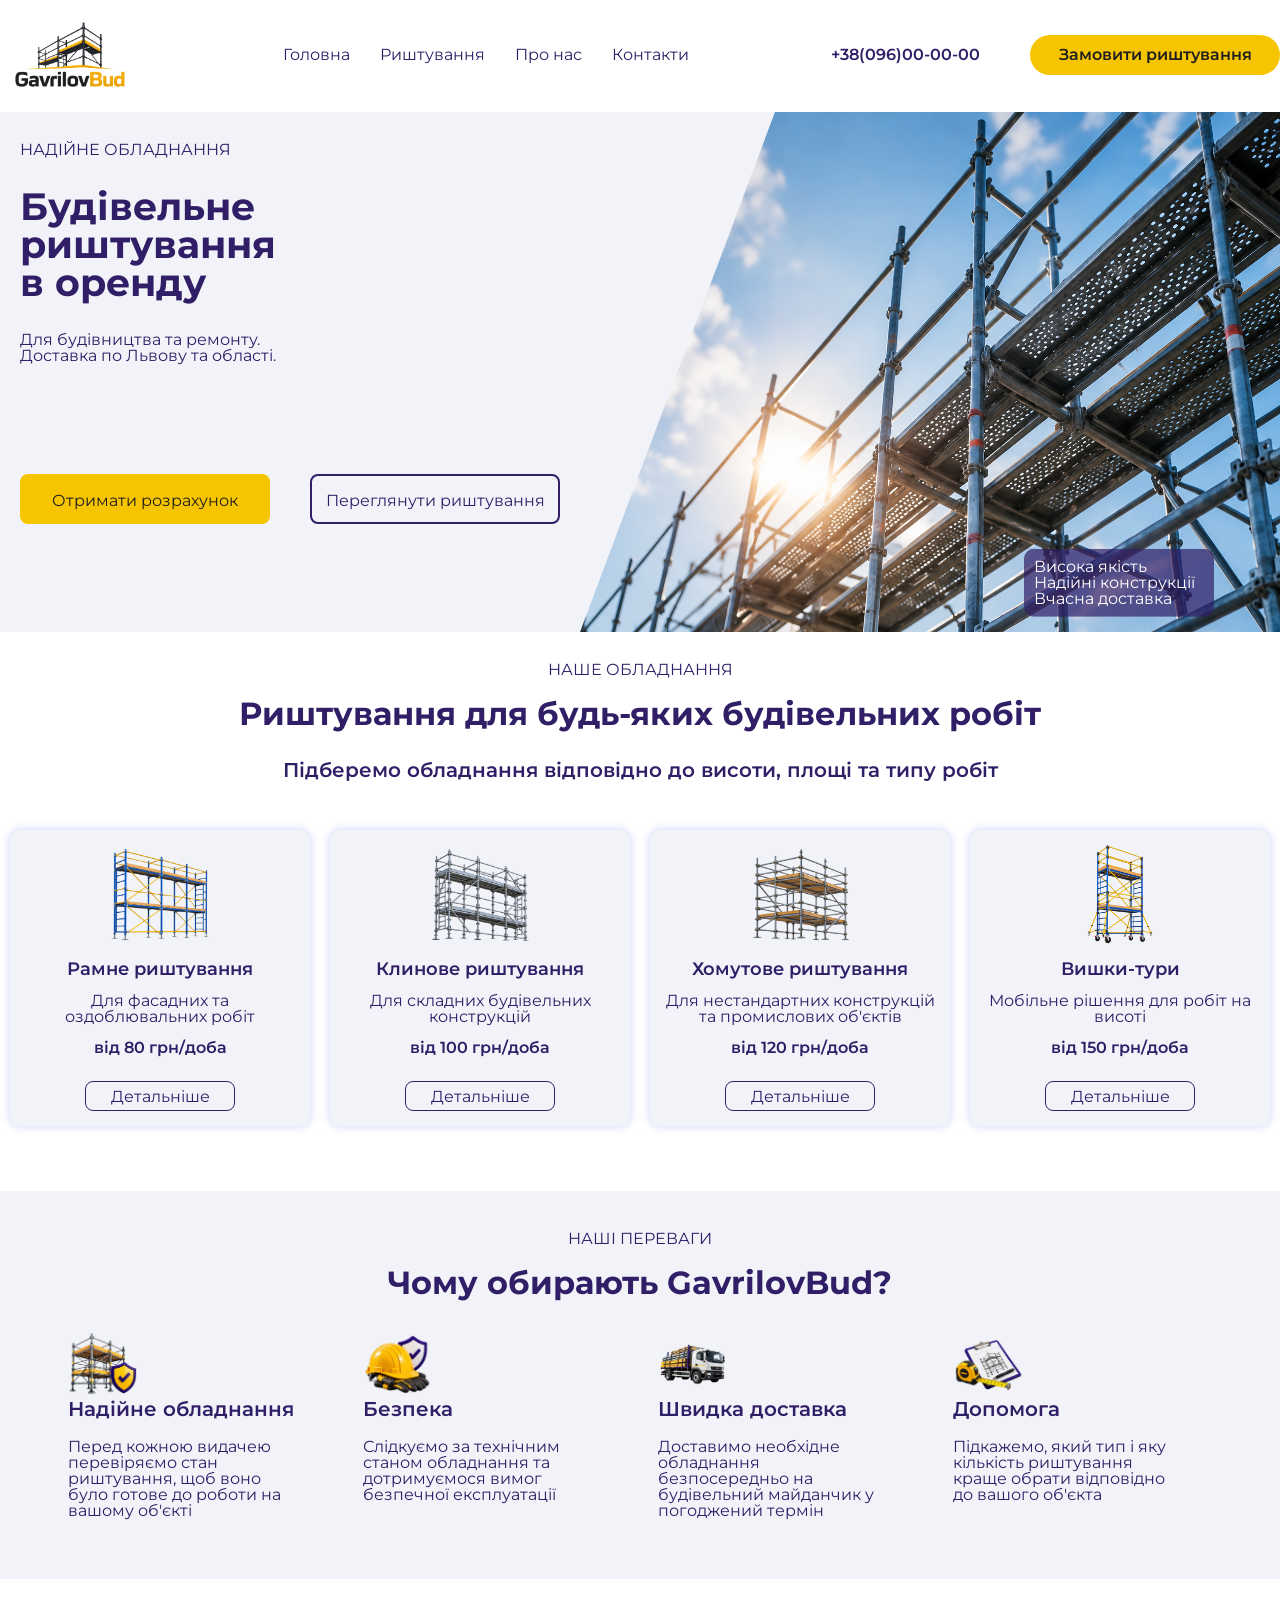
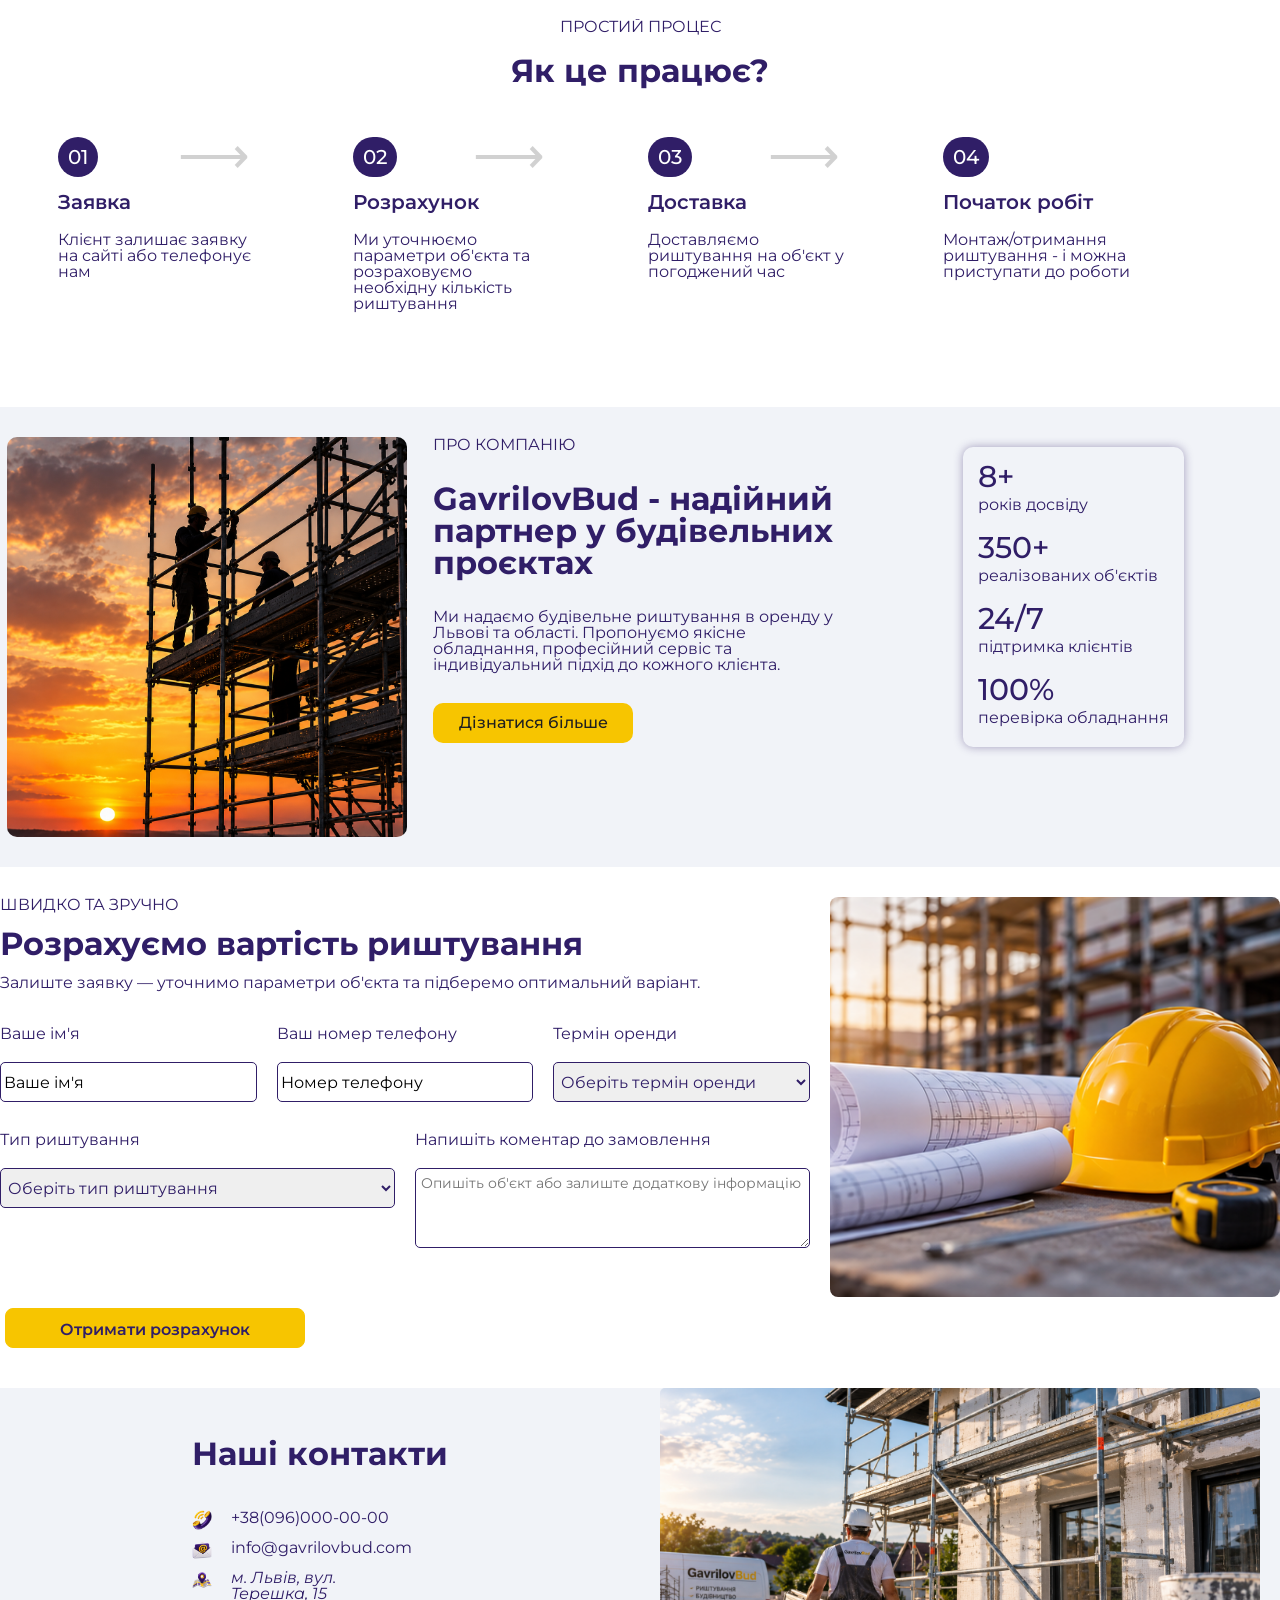
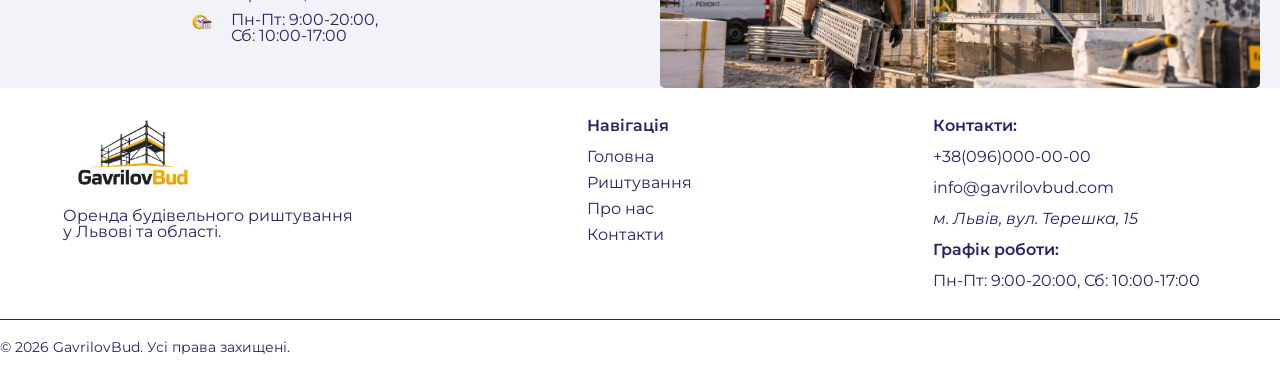
<file: index.html>
<!doctype html>
<html lang="uk">
<head>
	<meta http-equiv="Content-Type" content="text/html; charset=utf-8" />
	<meta name="viewport" content="width=device-width, initial-scale=1.0">
	<meta name="description" content="Оренда будівельного риштування у Львові та області. Рамне, клинове, хомутове риштування та вишки-тури.">
	<link rel="stylesheet" href="css/all.css" type="text/css"/>
	<link rel="stylesheet" href="css/fonts.css" type="text/css"/>
	<link rel="preconnect" href="https://fonts.googleapis.com">
<link rel="preconnect" href="https://fonts.gstatic.com" crossorigin>
<link href="https://fonts.googleapis.com/css2?family=Montserrat:ital,wght@0,100..900;1,100..900&display=swap" rel="stylesheet">
	<script type="text/javascript" src="js/main.js"></script>
	<title>GavrilovBud</title>
</head>
<body>
	<div id="wrapper">
		<header>
			<div class="layout">
				<div class="header_container">
					<div class="logo">
						<a href="#">
							<img src="images/logo.png" alt="GavrilovBud">
						</a>
						<h1>GavrilovBud</h1>
					</div>
					<nav>
						<ul>
							<li>
								<a href="#">Головна</a>
							</li>
							<li>
								<a href="#catalog">Риштування</a>
							</li>
							<li>
								<a href="#about">Про нас</a>
							</li>							
							<li>
								<a href="#contacts">Контакти</a>
							</li>
						</ul>
					</nav>
					<div class="tel_button">
						<a href="tel:+380960000000">+38(096)00-00-00</a>
						<a href="#calc" class="nav_btn">Замовити риштування</a>
					</div>					
				</div>
			</div>
		</header>
		<main>
			<div id="content">
				<section class="first-view">
					<div class="layout">
						<div class="container">
							<div class="baner">
								<img src="images/baner.png" alt="будівельне риштування в оренду">
								<span>Висока якість<br>Надійні конструкції<br>Вчасна доставка</span>
							</div>
							<div class="text">
								<span>НАДІЙНЕ ОБЛАДНАННЯ</span>
								<h2>Будівельне риштування в оренду</h2>
								<p>Для будівництва та ремонту.<br>Доставка по Львову та області.</p>
								<div class="btn">
									<a href="#calc" class="base">Отримати розрахунок</a>
									<a href="#catalog">Переглянути риштування</a>
								</div>
							</div>
						</div>
					</div>
				</section>
				<section class="catalog" id="catalog">
					<div class="layout">
						<span>НАШЕ ОБЛАДНАННЯ</span>
						<h2>Риштування для будь-яких будівельних робіт</h2>
						<h3>Підберемо обладнання відповідно до висоти, площі та типу робіт</h3>
						<div class="catalog_box">
							<div class="catalog_card">
								<div class="catalog_img">
									<img src="images/frame_scaffolding.png" alt="Рамне риштування">
								</div>
								<h4>Рамне риштування</h4>
								<p>Для фасадних та оздоблювальних робіт</p>
								<span>від 80 грн/доба</span>
								<a href="#">Детальніше</a>
							</div>
							<div class="catalog_card">
								<div class="catalog_img">
									<img src="images/wedge-lock_scaffolding.png" alt="Клинове риштування">
								</div>
								<h4>Клинове риштування</h4>
								<p>Для складних будівельних конструкцій</p>
								<span>від 100 грн/доба</span>
								<a href="#">Детальніше</a>
							</div>
							<div class="catalog_card">
								<div class="catalog_img">
									<img src="images/clamp_scaffolding.png" alt="Хомутове риштування">
								</div>
								<h4>Хомутове риштування</h4>
								<p>Для нестандартних конструкцій та промислових об'єктів</p>
								<span>від 120 грн/доба</span>
								<a href="#">Детальніше</a>
							</div>
							<div class="catalog_card">
								<div class="catalog_img">
									<img src="images/mobile_scaffold_towers.png" alt="Вишки-тури">
								</div>
								<h4>Вишки-тури</h4>
								<p>Мобільне рішення для робіт на висоті</p>
								<span>від 150 грн/доба</span>
								<a href="#">Детальніше</a>
							</div>
						</div>
					</div>
				</section>
				<section class="advantages">
					<div class="layout">
						<span>НАШІ ПЕРЕВАГИ</span>
							<h2>Чому обирають GavrilovBud?</h2>
							<div class="advantages_container">
								<div class="advantages_block">
									<div class="block_img">
										<img src="images/reliable_equipment.png" alt="надійне обладнання">
									</div>
									<h3>Надійне обладнання</h3>
									<p>Перед кожною видачею перевіряємо стан риштування, щоб воно було готове до роботи на вашому об'єкті </p>
								</div>
								<div class="advantages_block">
									<div class="block_img">
										<img src="images/security.png" alt="безпека">
									</div>
									<h3>Безпека</h3>
									<p>Слідкуємо за технічним станом обладнання та дотримуємося вимог безпечної експлуатації</p>
								</div>
								<div class="advantages_block">
									<div class="block_img">
										<img src="images/delivery.png" alt="швидка доставка">
									</div>
									<h3>Швидка доставка</h3>
									<p>Доставимо необхідне обладнання безпосередньо на будівельний майданчик у погоджений термін</p>
								</div>
								<div class="advantages_block">
									<div class="block_img">
										<img src="images/help.png" alt="професійна допомога">
									</div>
									<h3>Допомога</h3>
									<p>Підкажемо, який тип і яку кількість риштування краще обрати відповідно до вашого об'єкта</p>
								</div>
							</div>
					</div>
				</section>
				<section class="how_it_works">
					<div class="layout">
						<span>ПРОСТИЙ ПРОЦЕС</span>
						<h2>Як це працює?</h2>
							<div class="how_it_works_container">
								<div class="how_it_works_block">
									<span>01</span><h3>Заявка</h3>
									<p>Клієнт залишає заявку на сайті або телефонує нам</p>
								</div>
								<div class="how_it_works_block">
									<span>02</span><h3>Розрахунок</h3>
									<p>Ми уточнюємо параметри об'єкта та розраховуємо необхідну кількість риштування</p>
								</div>
								<div class="how_it_works_block">
									<span>03</span><h3>Доставка</h3>
									<p>Доставляємо риштування на об'єкт у погоджений час</p>
								</div>
								<div class="how_it_works_block">
									<span>04</span><h3>Початок робіт</h3>
									<p>Монтаж/отримання риштування - і можна приступати до роботи</p>
								</div>
							</div>
					</div>
				</section>
				<section class="about_the_company" id="about">
					<div class="layout">
						<div class="about_container">
							<div class="about_img">
								<img src="images/about_image.png" alt="риштування компанії GavrilovBud">
							</div>
							<div class="about_title">
								<span>ПРО КОМПАНІЮ</span>
								<h2>GavrilovBud - надійний партнер у будівельних проєктах</h2>
								<p>Ми надаємо будівельне риштування в оренду у Львові та області. Пропонуємо якісне обладнання, професійний сервіс та індивідуальний підхід до кожного клієнта.</p>
								<a href="#">Дізнатися більше</a>
							</div>
							<div class="title_block">
								<span>8+</span><p>років досвіду</p>
								<span>350+</span><p>реалізованих об'єктів</p>
								<span>24/7</span><p>підтримка клієнтів</p>
								<span>100%</span><p>перевірка обладнання</p>
							</div>
						</div>
					</div>
				</section>
				<section class="cost_calc" id="calc">
					<div class="layout">
						<div class="calc_container">
							<div class="calc_form">
								<span>ШВИДКО ТА ЗРУЧНО</span>
								<h2>Розрахуємо вартість риштування</h2>
								<p>Залиште заявку — уточнимо параметри об'єкта та підберемо оптимальний варіант.</p>
								<form class="form_box" action="#" method="POST">
									<div class="form_row">
										<div class="form_group">
											<label for="name" >Ваше ім'я</label>
											<input type="text" id="name" name="name" required placeholder="Ваше ім'я">
										</div>
										<div class="form_group">
											<label for="tel" >Ваш номер телефону</label>
											<input type="tel" id="tel" name="tel" required placeholder="Номер телефону">
										</div>
										<div class="form_group">
											<label for="terms">Термін оренди</label>
											<select id="terms" name="terms" >
												<option value="" selected disabled>Оберіть термін оренди</option>
												<option value="До 7 днів">До 7 днів</option>
												<option value="1–4 тижні">1–4 тижні</option>
												<option value="1–3 місяці">1–3 місяці</option>
												<option value="Більше 3 місяців">Більше 3 місяців</option>
												<option value="Поки не визначився">Поки не визначився</option>
											</select>									
										</div>
									</div>
									<div class="form_row">
										<div class="form_group">
											<label for="scaffolding">Тип риштування</label>
											<select id="scaffolding" name="scaffolding">
												<option value="" selected disabled>Оберіть тип риштування</option>
												<option value="Рамне">Рамне</option>
												<option value="Клинове">Клинове</option>
												<option value="Хомутове">Хомутове</option>
												<option value="Вишки-тури">Вишки-тури</option>
												<option value="Не знаю — потрібна консультація">Не знаю — потрібна консультація</option>
											</select>
										</div>
										<div class="form_group">
											<label for="comment">Напишіть коментар до замовлення</label>
											<textarea id="comment" name="comment" placeholder="Опишіть об'єкт або залиште додаткову інформацію"></textarea>
										</div>
									</div>
										<button type="submit">Отримати розрахунок</button>
								</form>
							</div>
							<div class="calc_img">
								<img src="images/calc_img.png" alt="розрахунок риштування">
							</div>
						</div>
					</div>
				</section>
				<section class="contacts" id="contacts">
					<div class="layout">
							<div class="contacts_container">
								<div class="contacts_title">
									<h2>Наші контакти</h2>
									<div class="ico_title">
										<div class="ico_img">
											<img src="images/ico_phone.png" alt="телефон">
										</div>
										<a href="tel:+38(096)000-00-00">+38(096)000-00-00</a>
										<div class="ico_img">
											<img src="images/ico_mail.png" alt="електронна пошта">
										</div>
										<a href="mailto:info@gavrilovbud.com">info@gavrilovbud.com</a>
										<div class="ico_img">
											<img src="images/ico_address.png" alt="адреса">
										</div>
										<address>м. Львів, вул. Терешка, 15</address>
										<div class="ico_img">
											<img src="images/ico_time.png" alt="графік роботи">
										</div>
										<time>Пн-Пт: 9:00-20:00,<br>Сб: 10:00-17:00</time>
									</div>
								</div>									
									<div class="img_block">
										<img src="images/contacs_3.png" alt="будівельне риштування на об'єкті">
									</div>
							</div>
					</div>
				</section>
			</div>			
		</main>
		<footer>
			<div class="layout">
				<div class="footer_container">
					<div class="footer_title">
						<div class="footer_logo">
							<img src="images/logo.png" alt="GavrilovBud">
						</div>
						<p>Оренда будівельного риштування у Львові та області.</p>
					</div>
					<div class="footer_nav">
						<h3>Навігація</h3>
						<ul>
							<li>
								<a href="#">Головна</a>
							</li>
							<li>
								<a href="#catalog">Риштування</a>
							</li>
							<li>
								<a href="#about">Про нас</a>
							</li>
							<li>
								<a href="#contacts">Контакти</a>
							</li>
						</ul>
					</div>
					<div class="footer_contacts">
						<h3>Контакти:</h3>
						<a href="tel:+380960000000">+38(096)000-00-00</a>
						<a href="mailto:info@gavrilovbud.com">info@gavrilovbud.com</a>
						<address>м. Львів, вул. Терешка, 15</address>
						<p>Графік роботи:</p><time>Пн-Пт: 9:00-20:00, Сб: 10:00-17:00</time>
					</div>
				</div>
				<small>&copy; 2026 GavrilovBud. Усі права захищені.</small>
			</div>
		</footer>
	</div>
</body>
</html>
</file>
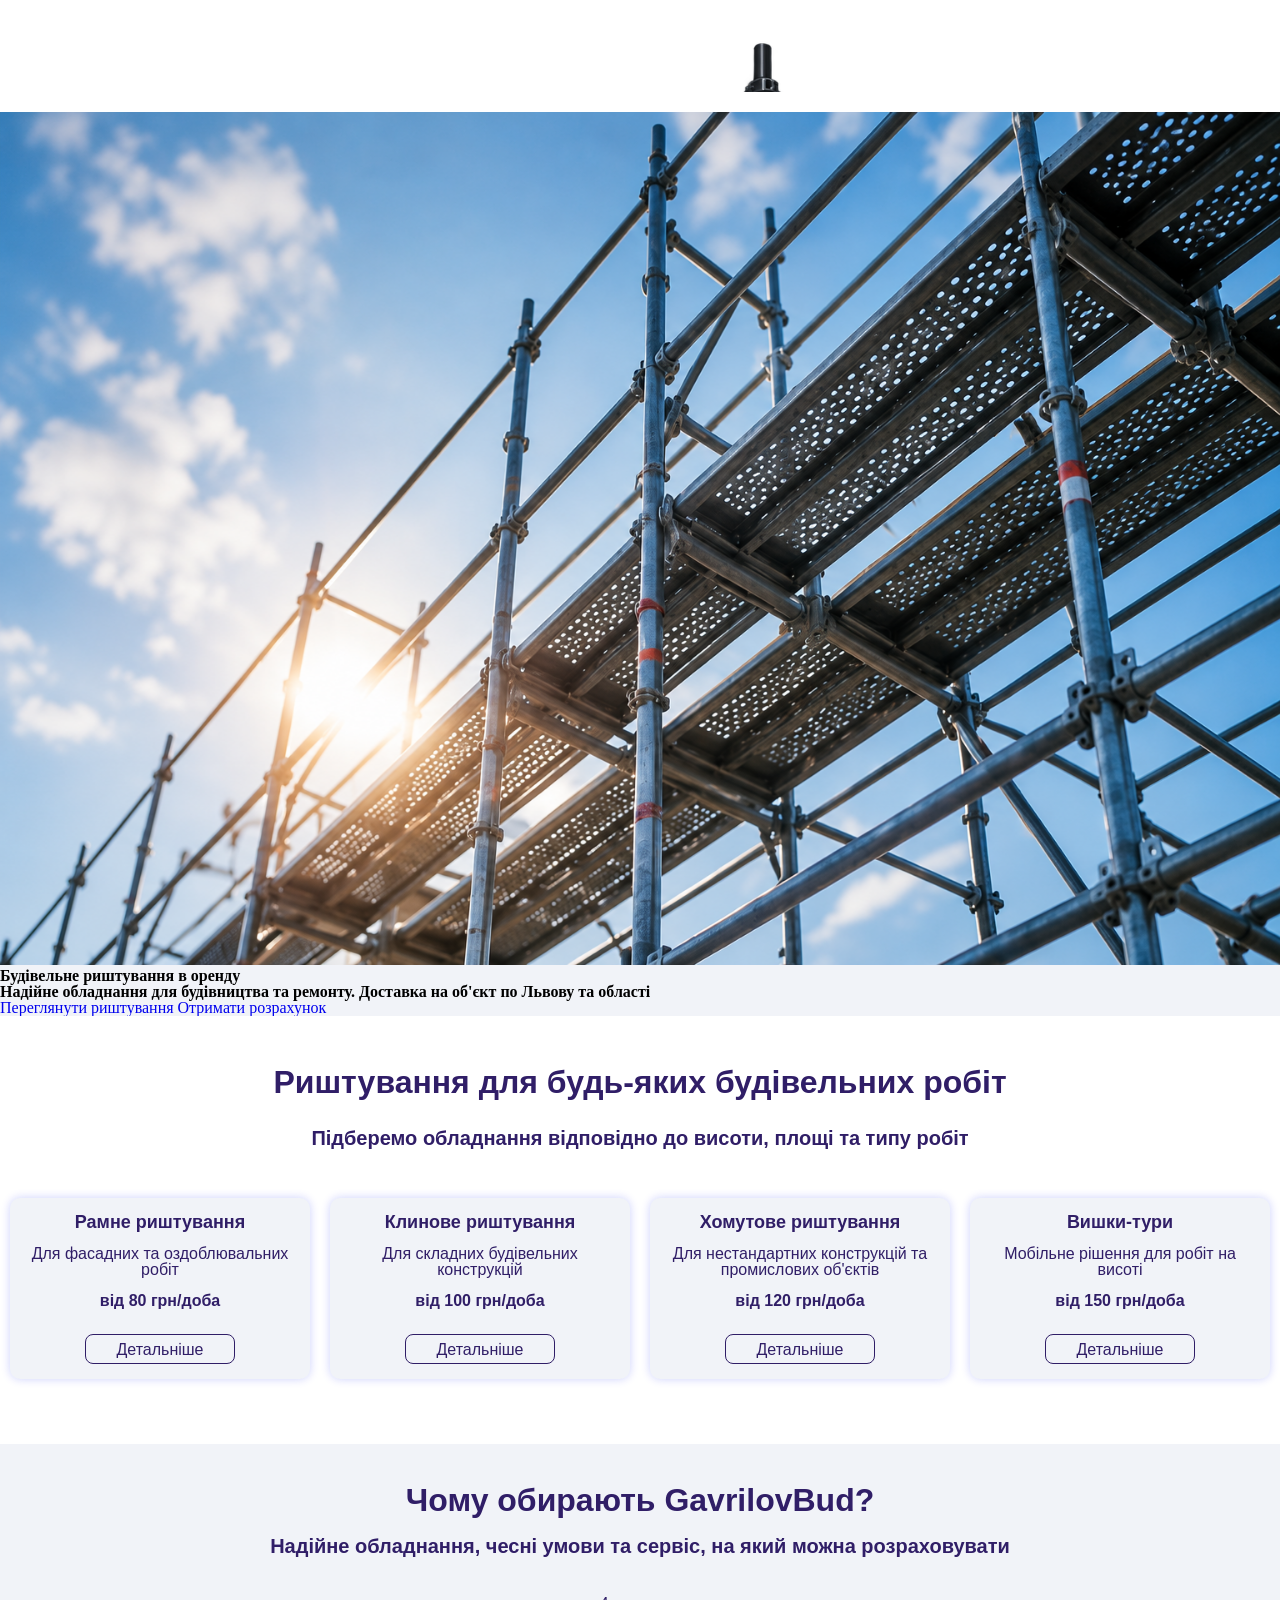
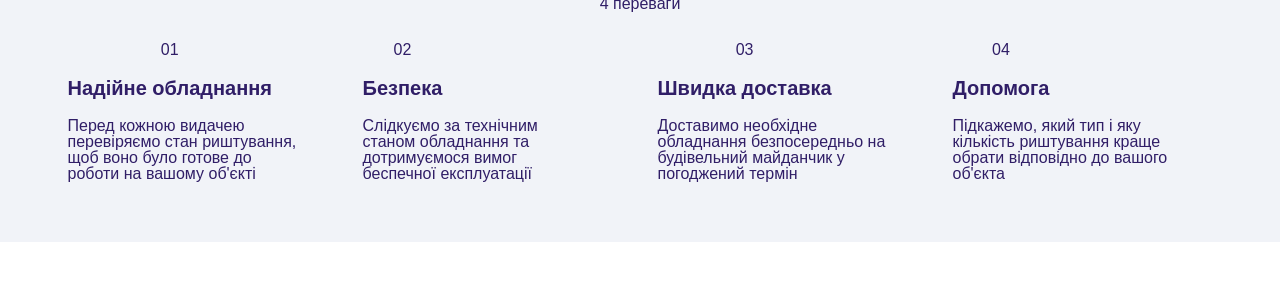
<file: homepage.html>
<!doctype html>
<html xmlns="http://www.w3.org/1999/xhtml">
<head>
	<meta http-equiv="Content-Type" content="text/html; charset=utf-8" />
	<meta name="viewport" content="width=device-width; initial-scale=1" />
	<link rel="stylesheet" href="css/all.css" type="text/css"/>
	<link rel="stylesheet" href="css/fonts.css" type="text/css"/>
	<script type="text/javascript" src="js/main.js"></script>
	<title>GavrilovBud</title>
</head>
<body>
	<div id="wrapper">
		<header>
			<div class="layout">
				<div class="logo">
					<a href="#">
						<img src="images/logo.png" alt="GavrilovBud">
					</a>
					<h1>GavrilovBud</h1>
				</div>
				<nav>
					<ul>
						<li>
							<a href="#">Головна</a>
						</li>
						<li>
							<a href="#">Риштування</a>
						</li>
						<li>
							<a href="#">Про нас</a>
						</li>
						<li>
							<a href="#">Доставка</a>
						</li>
						<li>
							<a href="#">Контакти</a>
						</li>
					</ul>
				</nav>
				<div class="tel_button">
					<a href="#">+38(096)010-63-14</a>
					<a href="#">Замовити риштування</a>
				</div>
			</div>
		</header>
		<main>
			<div id="content">
				<section class="first-view">
					<div class="layout">
							<div class="baner">
								<img src="images/baner.png" alt="baner">
							</div>
							<div class="text">
								<h2>Будівельне риштування в оренду</h2>
								<h3>Надійне обладнання для будівництва та ремонту. Доставка на об'єкт по Львову та області</h3>
								<div class="btn">
									<a href="#">Переглянути риштування</a>
									<a href="#">Отримати розрахунок</a>
								</div>
							</div>
					</div>
				</section>
				<section class="catalog">
					<div class="layout">
						<h2>Риштування для будь-яких будівельних робіт</h2>
						<h3>Підберемо обладнання відповідно до висоти, площі та типу робіт</h3>
						<div class="catalog_box">
							<div class="catalog_card">
								<h4>Рамне риштування</h4>
								<p>Для фасадних та оздоблювальних робіт</p>
								<span>від 80 грн/доба</span>
								<a href="#">Детальніше</a>
							</div>
							<div class="catalog_card">
								<h4>Клинове риштування</h4>
								<p>Для складних будівельних конструкцій</p>
								<span>від 100 грн/доба</span>
								<a href="#">Детальніше</a>
							</div>
							<div class="catalog_card">
								<h4>Хомутове риштування</h4>
								<p>Для нестандартних конструкцій та промислових об'єктів</p>
								<span>від 120 грн/доба</span>
								<a href="#">Детальніше</a>
							</div>
							<div class="catalog_card">
								<h4>Вишки-тури</h4>
								<p>Мобільне рішення для робіт на висоті</p>
								<span>від 150 грн/доба</span>
								<a href="#">Детальніше</a>
							</div>
						</div>
					</div>
				</section>
				<section class="advantages">
					<div class="layout">
							<h2>Чому обирають GavrilovBud?</h2>
							<h3>Надійне обладнання, чесні умови та сервіс, на який можна розраховувати</h3>
							<p>4 переваги</p>
							<div class="advantages_container">
								<div class="advantages_block">
									<h3><span>01</span>Надійне обладнання</h3>
									<p>Перед кожною видачею перевіряємо стан риштування, щоб воно було готове до роботи на вашому об'єкті </p>
								</div>
								<div class="advantages_block">
									<h3><span>02</span>Безпека</h3>
									<p>Слідкуємо за технічним станом обладнання та дотримуємося вимог беспечної експлуатації</p>
								</div>
								<div class="advantages_block">
									<h3><span>03</span>Швидка доставка</h3>
									<p>Доставимо необхідне обладнання безпосередньо на будівельний майданчик у погоджений термін</p>
								</div>
								<div class="advantages_block">
									<h3><span>04</span>Допомога</h3>
									<p>Підкажемо, який тип і яку кількість риштування краще обрати відповідно до вашого об'єкта</p>
								</div>
							</div>
					</div>
				</section>
				<section class="">
					<div class="layout">
							
					</div>
				</section>
				<section class="">
					<div class="layout">
							
					</div>
				</section>
				<section class="">
					<div class="layout">
							
					</div>
				</section>
				<section class="">
					<div class="layout">
							
					</div>
				</section>
				<section class="">
					<div class="layout">
							
					</div>
				</section>
			</div>			
		</main>
		<footer>
			<section class="">
				<div class="layout">
					
				</div>
			</section>
		</footer>
	</div>
</body>
</html>
</file>
<file: css/all.css>
/***************************************************              GENERAL RESET STYLES             ***************************************************/
html, body, div, span, object, iframe,
h1, h2, h3, h4, h5, h6, p, blockquote, pre,
abbr, address, cite, code,
del, dfn, em, img, ins, kbd, q, samp,
small, strong, sub, sup, var,
b, i,
dl, dt, dd, ol, ul, li,
fieldset, form, label, legend,
table, caption, tbody, tfoot, thead, tr, th, td,
article, aside, canvas, details, figcaption, figure,
footer, header, hgroup, menu, nav, section, summary,
time, mark, audio, video {
    margin:0;
    padding:0;
    border:0;
    outline:0;
    font-size:100%;
    vertical-align:baseline;
    background:transparent;
}
* {box-sizing: border-box;}
body {line-height:1;}
article,aside,details,figcaption,figure,
footer,header,hgroup,menu,nav,section {
    display:block;
}
nav ul {list-style:none;}
ol, ul {
	list-style: none;
	margin:0;
	padding:0;
}
a {
    margin:0;
    padding:0;
    font-size:100%;
    vertical-align:baseline;
    background:transparent;
		text-decoration:none;
}
a:hover {text-decoration:none;}
table {
    border-collapse:collapse;
    border-spacing:0;
}
img {
	border-style:none;
	max-width:100%;
}
form fieldset {
	margin:0;
	padding:0;
	border:none;
}
input, textarea, select {
	vertical-align:middle;
	color:#000;
	padding:0;
}
input, select {vertical-align:middle;}
input::-webkit-input-placeholder{color:#000;}
input:focus::-webkit-input-placeholder{color:#000;}
/*
@media (min-width: 1921px){}
@media (width: 1920px){}
@media (min-width: 1440px) and (max-width: 1919px) {}
@media (min-width: 1360px) and (max-width: 1439px) {}
@media (min-width: 1280px) and (max-width: 1359px) {}
@media (min-width: 1024px) and (max-width: 1279px) {}
@media (min-width: 768px) and (max-width: 1023px) {}
@media (min-width: 375px) and (max-width: 767px) {}
@media (min-width: 320px) and (max-width: 374px) {}
*/
/*
@media (max-width: 1919px) {}
@media (max-width: 1439px) {}
@media (max-width: 1279px) {}
@media (max-width: 767px) {}
*/
#wrapper {
	display:block;
	position:relative;
	width:100%;
	height:100%;
}
.layout {
  display: block;
  position:relative;
  overflow: hidden;
  max-width:1400px;
  width: 100%;
	margin:0 auto 0 auto;
}
header,
main,
footer,
section {
  display: block;
  position:relative;
  overflow: hidden;
  width: 100%;
}
#content {
  display: block;
  position:relative;
  overflow: hidden;
  width: 100%;
}




header{
  width: 100%;
  height: 72px;
  margin: 20px 0 20px 0;
}
header .layout .header_container{
  display: flex;
  justify-content: space-between;
  align-items: center;
}
header .layout .header_container .logo{
  width: 140px;
  height: 70px;
}
header .layout .header_container .logo a img{
  width: 100%;
  height: 100%;
}
header .layout .header_container .logo h1{
  text-indent: -9999px;
}
header .layout .header_container nav ul{
  display: flex;
  gap: 30px;
}
header .layout .header_container nav ul li a,
header .layout .header_container  .tel_button a{
  font-family: "Montserrat", sans-serif;
  color: #301e67;
  font-size: 16px;
  font-weight: 400;
}
header .layout .header_container .tel_button .nav_btn{
  width: 250px;
  height: 40px;
  border-radius: 20px;
  background-color: #f7c500;
  line-height: 40px;
  text-align: center;
  transition: 0.3s;
  color: #1f1f1f;
}
header .layout .header_container  .tel_button a{
  font-weight: 600;
}
header .layout .header_container nav ul li a:hover,
header .layout .header_container  .tel_button a:hover{
  text-decoration: underline;
  color: #333399;
}
header .layout .header_container .tel_button .nav_btn:hover{
  box-shadow: 0 10px 8px rgba(9, 24, 245, 0.2);
  transform: translateY(-8px);
  text-decoration: none;
}
header .layout .header_container  .tel_button{
  display: flex;
  align-items: center;
  gap: 50px;
}

@media (max-width: 1279px) {
  header .layout{
    width: 96%;
  }
  header .layout .header_container{
    justify-content: space-between;
  }
  header .layout .header_container .logo{
  width: 120px;
  height: 60px;
}
  header .layout .header_container nav ul{
  gap: 15px;
}
header .layout .header_container  .tel_button{
  flex-direction: column;
  gap: 15px;
}
header .layout .header_container .tel_button .nav_btn{
  width: 220px;
}
}

@media (max-width: 767px) {
  header{
  margin: 10px 0 10px 0;
}
header .layout .header_container nav{
  display: none;
}
header .layout .header_container  .tel_button{
  display: none;
}
}


main .first-view{
  background-color: #f1f3f8;
}
main .first-view .layout .container{
  width: 100%;
  display: grid;
  grid-template-columns: repeat(2,1fr);
  justify-items: center;
  grid-template-areas: "text img";
}
main .first-view  .layout .container .baner{
  width: 700px;
  height: 520px;
}
main .first-view  .layout .container .baner img{
  height: 100%;
  grid-area: img;
  object-fit: cover;
  clip-path: polygon(25% 0%, 100% 0%, 100% 100%, 0% 100%);
  position: absolute;
}
main .first-view  .layout .container .baner span{
  display: block;
  font-family: "Montserrat", sans-serif;
  font-size: 16px;
  font-weight: 400;
  padding: 10px;
  width: 190px;
  color: #FFF;
  background-color: rgba(48, 30, 103, 0.7);
  border-radius: 10px;
  position: sticky;
  top: 84%;
  left: 80%;
}
main .first-view .layout .container .text{
  display: flex;
  flex-direction: column;
  grid-area: text;
  gap: 30px;
  margin: 30px 0 0 0;
}
main .first-view .layout .container .text span,
main .first-view .layout .container .text h2,
main .first-view .layout .container .text p,
main .first-view .layout .container .text h3,
main .first-view .layout .container .text .btn a{
  font-family: "Montserrat", sans-serif;
  color: #301e67;
}
main .first-view .layout .container .text h2{
  font-size: 38px;
  font-weight: 700;
  width: 250px;
}
main .first-view .layout .container .text h3{
   font-size: 20px;
   font-weight: 600;
   width: 800px;
}
main .first-view .layout .container .text span,
main .first-view .layout .container .text p{
  font-size: 16px;
  font-weight: 400;
}
main .first-view .layout .container .text .btn{
  display: flex;
  gap: 40px;
  margin: 80px 0 0 0;
}
main .first-view .layout .container .text .btn a{
  display: inline-block;
  font-size: 16px;
  font-weight: 400;
  width: 250px;
  height: 50px;
  border: 2px solid #301e67;
  line-height: 50px;
  text-align: center;
  border-radius: 8px;
  transition: .3s;
}
main .first-view .layout .container .text .btn .base{
  width: 250px;
  height: 50px;
  border-radius: 8px;
  background-color: #f7c500;
  border: 2px solid #f7c500;
  line-height: 50px;
  text-align: center;
  color: #1f1f1f;
}
main .first-view .layout .container .text .btn a:hover{
  box-shadow: 0 10px 8px rgba(9, 24, 245, 0.2);
  transform: translateY(-8px);
}

@media (max-width: 1279px) {
  main .first-view .layout{
    width: 96%;
  }
  main .first-view .layout .baner{
    width: 100%;
    height: 450px;
  }
   main .first-view .layout .container .baner img{
    width: 100%;
  }

  main .first-view .layout .container .text{
    margin: 20px 0 0 20px;
  }
  main .first-view .layout .container .text .btn{
  display: flex;
  flex-direction: column;
  gap: 20px;
  margin: 30px 0 0 0;
}
}

/* @media (min-width: 768px) and (max-width: 1023px) {
   main .first-view  .layout .container .baner span{
    top: 85%;
    left: 38%;
  }
} */


@media (max-width: 767px){
  main .first-view .layout .container{
  display: flex;
  flex-direction: column;
  align-items: center;
}
main .first-view  .layout .container .baner{
  width: 100%;
  height: 420px;
}
main .first-view  .layout .container .baner img{
  clip-path: none;
    position: relative;
}
main .first-view  .layout .container .baner span{
  display: none;
}
main .first-view .layout .container .text{
  margin: 20px 0 20px 0;
}
main .first-view .layout .container .text .btn{
  display: flex;
  flex-direction: column;
  gap: 20px;
  margin: 0 0 0 0;
}
main .first-view .layout .container .text h2{
  font-size: 26px;
}
main .first-view .layout .container .text h3{
   font-size: 18px;
}
}



main .catalog{
  padding: 30px 0 50px 0;
}
main .catalog .layout{
  width: 100%;
}
main .catalog .layout span,
main .catalog .layout p,
main .catalog .layout h2,
main .catalog .layout h3,
main .catalog .layout .catalog_box .catalog_card h4,
main .catalog .layout .catalog_box .catalog_card p,
main .catalog .layout .catalog_box .catalog_card span,
main .catalog .layout .catalog_box .catalog_card a{
  font-family: "Montserrat", sans-serif;
  color: #301e67;
  text-align: center;
}
main .catalog .layout span{
  display: block;
}
main .catalog .layout h2{
  font-size: 32px;
  font-weight: 700;
  margin: 20px 0 30px 0;
}
main .catalog .layout h3{
  font-size: 20px;
  font-weight: 600;
  margin: 0 0 50px 0;
}
main .catalog .layout .catalog_box{
  display: grid;
  grid-template-columns: repeat(4,1fr);
  justify-items: center;
  max-width: 1600px;
  width: 100%;
}
main .catalog .layout .catalog_box .catalog_card{
  max-width: 300px;
  width: 100%;
  background-color: #f1f3f8;
  box-shadow: 0 0 10px rgba(9, 24, 245, 0.2);
  border-radius: 10px;
  display: flex;
  flex-direction: column;
  align-items: center;
  gap: 15px;
  padding: 15px 10px 15px 10px;
  margin: 0 0 15px 0;
}
main .catalog .layout .catalog_box .catalog_card .catalog_img{
  width: 100px;
  height: 100px;
}
main .catalog .layout .catalog_box .catalog_card .catalog_img img{
  width: 100%;
  height: 100%;
  object-fit: contain;
}
main .catalog .layout .catalog_box .catalog_card h4{
  font-size: 18px;
  font-weight: 600;
}
main .catalog .layout span,
main .catalog .layout p,
main .catalog .layout .catalog_box .catalog_card p,
main .catalog .layout .catalog_box .catalog_card a{
  font-size: 16px;
  font-weight: 400;
}
main .catalog .layout .catalog_box .catalog_card span{
  font-size: 16px;
  font-weight: 600;
}
main .catalog .layout .catalog_box .catalog_card a{
  width: 150px;
  height: 30px;
  line-height: 30px;
  text-align: center;
  border-radius: 8px;
  border: 1px solid #301e67;
  margin: 10px 0 0 0;
  transition: .3s;
}
main .catalog .layout .catalog_box .catalog_card a:hover{
  box-shadow: 0 5px 8px rgba(9, 24, 245, 0.2);
  transform: translateY(-8px);
}

@media (max-width: 1279px){
  main .catalog .layout .catalog_box{
  grid-template-columns: repeat(2,1fr);
  gap: 15px;

}
}

@media (max-width: 767px){
  main .catalog .layout{
    width: 96%;
  }
  main .catalog .layout h2{
  font-size: 26px;
  margin: 15px 0 20px 0;
}
main .catalog .layout h3{
  font-size: 18px;
  margin: 0 0 40px 0;
}
main .catalog .layout .catalog_box{
  grid-template-columns: 1fr;
  gap: 15px;
}
}


main .advantages{
  background-color: #f1f3f8;
  padding: 40px 0 40px 0;
}
main .advantages span,
main .advantages h2,
main .advantages h3,
main .advantages p{
  font-family: "Montserrat", sans-serif;
  color: #301e67;
  text-align: center;
}
main .advantages span{
  display: block;
}
main .advantages h2{
  font-size: 32px;
  font-weight: 700;
  margin: 0 0 20px 0;
}
main .advantages h3{
  font-size: 20px;
   font-weight: 600;
  margin: 0 0 40px 0;
}
main .advantages span,
main .advantages p{
  font-size: 16px;
  font-weight: 400;
  margin: 0 0 20px 0;
}
main .advantages .advantages_container{
  display: grid;
  grid-template-columns: repeat(auto-fit, minmax(280px,1fr));
  max-width: 1165px;
  width: 100%;
  margin: 0 auto;
  gap: 15px;
}
main .advantages .advantages_container .advantages_block{
  display: flex;
  flex-direction: column;
  align-items: start;
  width: 250px;
  padding: 10px;
  margin: 0 0 10px 0;
}
main .advantages .advantages_container .advantages_block .block_img{
  width: 70px;
  height: 70px;
}
main .advantages .advantages_container .advantages_block .block_img img{
  width: 100%;
  height: 100%;
  object-fit: contain;
}
main .advantages .advantages_container .advantages_block h3{
  font-weight: 600;
  margin: 0 0 20px 0;
}

main .advantages .advantages_container .advantages_block p{
  font-size: 16px;
  font-weight: 400;
  text-decoration: none;
  text-align: start;
  margin: 0 0 0 0;

}

@media (max-width: 1279px){
  main .advantages .advantages_container{
  grid-template-columns: repeat(2,1fr);
  justify-items: center;
}
}

@media (max-width: 767px){
  main .advantages .layout{
    width: 96%;
  }
    main .advantages h2{
  font-size: 26px;
  margin: 0 0 20px 0;
}
main .advantages h3{
  font-size: 18px;
  margin: 0 0 0 0;
}
main .advantages .advantages_container{
  grid-template-columns: 1fr;
  gap: 10px;
}
main .advantages .advantages_container .advantages_block{
  flex-direction: row;
  max-width: 300px;
  width: 100%;
  padding: 0;
  margin: 0 0 0 0;
  gap: 10px;
}
main .advantages .advantages_container .advantages_block h3{
  margin: 10px 0 0 10px;
}
main .advantages .advantages_container .advantages_block p{
  display: none;
}
main .advantages .advantages_container .advantages_block .block_img{
  width: 35px;
  height: 35px;
}
}


main .how_it_works{
  padding: 40px 0 40px 0;
}
main .how_it_works span,
main .how_it_works h2,
main .how_it_works h3,
main .how_it_works p{
  font-family: "Montserrat", sans-serif;
  color: #301e67;
}
main .how_it_works span{
  display: block;
  font-size: 16px;
  font-weight: 400;
  text-align: center;
}
main .how_it_works h2,
main .how_it_works p{
  text-align: center;
}
main .how_it_works h2{
  font-size: 32px;
  font-weight: 700;
  margin: 20px 0 50px 0;
}
main .how_it_works .how_it_works_container{
  display: grid;
  grid-template-columns: repeat(auto-fit, minmax(280px,1fr));
  max-width: 1165px;
  width: 100%;
  margin: 0 auto;
  gap: 15px
}
main .how_it_works .how_it_works_container .how_it_works_block{
  display: flex;
  flex-direction: column;
  align-items: start;
  margin: 0 0 15px 0;
  width: 200px;
  position: relative;
}
main .how_it_works .how_it_works_container .how_it_works_block::before{
  display: block;
  content: "\27F6";
  font-size: 50px;
  position: absolute;
  left: 60%;
  top: -3%;
  width: 600px;
  color: rgba(104, 104, 104, 0.3);;
}
main .how_it_works .how_it_works_container .how_it_works_block:last-child::before{
  content: "";
}
main .how_it_works .how_it_works_container .how_it_works_block h3{
  font-size: 20px;
   font-weight: 600;
  margin: 0 0 20px 0;
}
main .how_it_works .how_it_works_container .how_it_works_block span{
  font-family: "Montserrat", sans-serif;
  font-weight: 500;
  font-size: 20px;
  border-radius: 48px;
  background-color: #301e67;
  color: #fff;
  padding: 10px;
  margin: 0 0 15px 0;
}
main .how_it_works .how_it_works_container .how_it_works_block p{
  font-size: 16px;
  font-weight: 400;
  margin: 0 0 40px 0;
  text-align: start;
}

@media (max-width: 1279px){
  main .how_it_works .layout{
    width: 94%;
  }
  main .how_it_works .how_it_works_container{
  grid-template-columns: repeat(2,1fr);
  justify-items: center;
  margin: 0 0 15px 0;
}
main .how_it_works .how_it_works_container .how_it_works_block{
  max-width: 400px;
}
main .how_it_works .how_it_works_container .how_it_works_block::before{
  display: none;
}
}

@media (max-width: 767px){
  main .how_it_works span{
  margin: 0 0 15px 0;
}
    main .how_it_works h2{
  font-size: 26px;
  margin: 0 0 40px 0;
}
main .how_it_works h3{
  font-size: 18px;
  margin: 0 0 40px 0;
}
main .how_it_works .how_it_works_container{
  grid-template-columns: 1fr;
  gap: 10px;
}
main .how_it_works .how_it_works_container .how_it_works_block p{
  display: none;
}
main .how_it_works .how_it_works_container .how_it_works_block{
  display: flex;
  flex-direction: row;
  align-items: center;
  gap: 15px;
  margin: 0 0 0 0;
  max-width: 300px;
  width: 100%;
}
main .how_it_works .how_it_works_container .how_it_works_block::before{
  display: none;
}
}


main .about_the_company{
  padding: 30px 0 30px 0;
  background-color: #f1f3f8;
}
main .about_the_company .about_container{
  display: grid;
  grid-template-columns: repeat(3,1fr);
  justify-items: center;
  grid-template-areas: "image text title";
  gap: 20px;
}
main .about_the_company .about_container .about_img{
  width: 400px;
  height: 400px;
  grid-area: image;
}
main .about_the_company .about_container .about_img img{
  border-radius: 10px;
  width: 100%;
  height: 100%;
  object-fit: cover;
}
main .about_the_company h2,
main .about_the_company h3,
main .about_the_company p,
main .about_the_company a,
main .about_the_company span{
  font-family: "Montserrat", sans-serif;
  color: #301e67;
}
main .about_the_company p,
main .about_the_company a,
main .about_the_company span{
  display: block;
  font-size: 16px;
  font-weight: 400;
}
main .about_the_company .about_container .about_title{
  display: flex;
  flex-direction: column;
  gap: 30px;
  grid-area: text;
}
main .about_the_company .about_container .about_title h2{
  font-size: 32px;
  font-weight: 700;
}
main .about_the_company .about_container .about_title a{
  font-size: 16px;
  font-weight: 500;
  width: 200px;
  height: 40px;
  color: #1f1f1f;
  line-height: 40px;
  text-align: center;
  background-color: #f7c500;
  border-radius: 10px;
  transition: .3s;
}
main .about_the_company .about_container .about_title a:hover{
  box-shadow: 0 5px 8px rgba(9, 24, 245, 0.2);
  transform: translateY(-8px);
}
main .about_the_company .about_container .title_block{
  display: flex;
  flex-direction: column;
  box-shadow: 0 0 10px rgba(48, 30, 103, 0.4);
  border-radius: 10px;
  padding: 15px;
  height: 300px;
  margin: 10px 0 0 0;
  grid-area: title;
}
main .about_the_company .about_container .title_block span{
  font-size: 30px;
  font-weight: 500;
  margin: 0 0 5px 0;
}
main .about_the_company .about_container .title_block p{
  margin: 0 0 20px 0;
}

@media (max-width: 1279px){
  main .about_the_company .layout{
    width: 96%;
  }
  main .about_the_company .about_container{
  grid-template-columns: repeat(2,1fr);
  justify-content: center;
  gap: 0;
  row-gap: 20px; 
  grid-template-areas:
    "image title"
    "text text";
}
main .about_the_company .about_container .about_img{
  width: 100%;
  height: 300px;
}

}


@media (max-width: 767px){
  main .about_the_company .about_container{
  grid-template-columns: 1fr;
}

main .about_the_company .about_container .about_title h2{
  font-size: 24px;
  font-weight: 400;
  text-align: center;
}
main .about_the_company .about_container .about_title a{
  width: 170px;
  margin: 0 auto;
}
main .about_the_company .about_container .title_block{
  display: none;
}
main .about_the_company p,
main .about_the_company span,
main .about_the_company .about_container .title_block p,
main .about_the_company .about_container .title_block span{
  display: none;
}
}


main .cost_calc{
  margin: 30px 0 30px 0;
}
main .cost_calc .calc_container{
  display: grid;
  grid-template-columns: 1fr 450px;
  justify-content: center;
  gap: 20px;
}
main .cost_calc .calc_container .calc_form span,
main .cost_calc .calc_container .calc_form h2,
main .cost_calc .calc_container .calc_form p,
main .cost_calc .calc_container .calc_form form label,
main .cost_calc .calc_container .calc_form form input,
main .cost_calc .calc_container .calc_form select:optional,
main .cost_calc .calc_container .calc_form form textarea,
main .cost_calc .calc_container .calc_form form button{
  font-family: "Montserrat", sans-serif;
  color: #301e67;
}
main .cost_calc .calc_container .calc_form span{
  display: block;
}
main .cost_calc .calc_container .calc_form h2{
  font-size: 32px;
  font-weight: 700;
}
main .cost_calc .calc_container .calc_form span,
main .cost_calc .calc_container .calc_form p{
  font-size: 16px;
  font-weight: 400;
}
main .cost_calc .calc_container .calc_form{
  display: flex;
  flex-direction: column;
  gap: 15px;
}
main .cost_calc .calc_container .calc_form .form_box{
  display: flex;
  flex-direction: column;
  gap: 30px;
  margin: 20px 0 0 0;
}
main .cost_calc .calc_container .calc_form .form_box .form_row{
  display: grid;
  grid-template-columns: repeat(3,1fr);
  gap: 20px;
}
main .cost_calc .calc_container .calc_form .form_box .form_row:nth-child(2){
  grid-template-columns: 1fr 1fr;
}
main .cost_calc .calc_container .calc_form .form_box .form_row .form_group{
  display: flex;
  flex-direction: column;
  gap: 20px;
}
main .cost_calc .calc_container .calc_form form label{
  font-size: 16px;
  font-weight: 400;
}
main .cost_calc .calc_container .calc_form input,
main .cost_calc .calc_container .calc_form select,
main .cost_calc .calc_container .calc_form textarea{
  font-size: 16px;
  font-weight: 400;
  padding: 3px;
  border: 1px solid #301e67;
  border-radius: 5px;
  width: 100%;
  height: 40px;
}

main .cost_calc .calc_container .calc_form select{
  font-family: "Montserrat", sans-serif;
  font-size: 16px;
  font-weight: 400;
}
main .cost_calc .calc_container .calc_form textarea{
  padding: 5px;
  height: 80px;
}
main .cost_calc .calc_container .calc_form textarea:placeholder-shown{
  font-size: 14px;
  font-weight: 400;
}
main .cost_calc .calc_container .calc_form button{
  font-size: 16px;
  font-weight: 600;
  border-radius: 10px;
  width: 300px;
  height: 40px;
  color: #1f1f1f;
  background-color: #f7c500;
  border: 1px solid #f7c500;
  line-height: 40px;
  text-align: center;
  border-radius: 8px;
  margin: 30px 0 10px 5px;
  transition: .3s;
}
main .cost_calc .calc_container .calc_form button:hover{
  box-shadow: 0 10px 8px rgba(9, 24, 245, 0.2);
  transform: translateY(-8px);
}
main .cost_calc .calc_container .calc_img{
  width: 450px;
  height: 400px;
}
main .cost_calc .calc_container .calc_img img{
  width: 100%;
  height: 100%;
  object-fit: cover;
  border-radius: 8px;
}

@media (max-width: 1279px){
  main .cost_calc .layout{
    width: 96%;
  }
  main .cost_calc .calc_container{
  grid-template-columns: 1fr;
}
  main .cost_calc .calc_container .calc_img,
  main .cost_calc .calc_container .calc_img img{
  display: none;
}
}


@media (max-width: 767px){
  main .cost_calc .layout{
    width: 96%;
  }
  main .cost_calc .calc_container{
  grid-template-columns: 1fr;
}
main .cost_calc .calc_container .calc_form span{
  text-align: center;
}
main .cost_calc .calc_container .calc_form h2{
  font-size: 26px;
  text-align: center;
}
  main .cost_calc .calc_container .calc_form p{
  display: none;
}
main .cost_calc .calc_container .calc_form .form_box{
  align-items: center;
}
main .cost_calc .calc_container .calc_form .form_box .form_row{
  display: flex;
  flex-direction: column;
  align-items: center;
  gap: 20px;
}
main .cost_calc .calc_container .calc_img{
  display: none;
}
main .cost_calc .calc_container .calc_form textarea{
  padding: 5px;
  width: 100%;
  height: 80px;
}
}


main .contacts{
  background-color: #f1f3f8;
}
main .contacts .contacts_container{
  display: grid;
  grid-template-columns: repeat(2,1fr);
  justify-items: center;
}
main .contacts .contacts_container .contacts_title{
  margin: 50px 0 0 0;
}
main .contacts .contacts_container .contacts_title h2,
main .contacts .contacts_container .contacts_title a,
main .contacts .contacts_container .contacts_title address,
main .contacts .contacts_container .contacts_title time{
  font-family: "Montserrat", sans-serif;
  color: #301e67;
}
main .contacts .contacts_container .contacts_title h2{
  font-size: 32px;
  font-weight: 700;
  margin: 0 0 40px 0;
}
main .contacts .contacts_container .contacts_title .ico_title{
  display: grid;
  grid-template-columns: repeat(2,4fr);
  justify-items: self-start;
  gap: 10px;
  width: 220px;
}
main .contacts .contacts_container .contacts_title .ico_title .ico_img{
  width: 20px;
  height: 20px;
}
main .contacts .contacts_container .contacts_title .ico_title .ico_img img{
  width: 100%;
  height: 100%;
  object-fit: contain;
}
main .contacts .contacts_container .contacts_title a,
main .contacts .contacts_container .contacts_title time{
  font-size: 16px;
  font-weight: 400;
}
main .contacts .contacts_container .contacts_title a:hover{
  text-decoration: underline;
  color: #333399;
}
main .contacts .contacts_container .img_block{
  width: 600px;
  height: 300px;
}
main .contacts .contacts_container .img_block img{
  width: 100%;
  height: 100%;
  object-fit: cover;
  border-radius: 5px;
}

@media (max-width: 1279px){
  main .contacts .layout{
    width: 100%;
  }
  main .contacts .contacts_container .img_block{
  width: 100%;
}
}

@media (max-width: 767px){
  main .contacts .contacts_container{
  grid-template-columns: 1fr;
}
main .contacts .contacts_container .contacts_title{
  margin: 20px 0 20px 0;
}
main .contacts .contacts_container .img_block{
  display: none;
}
main .contacts .contacts_container .contacts_title h2{
  font-size: 26px;
}
main .contacts .contacts_container .img_block{
  width: 100%;
  height: 300px;
}
}


footer{
  padding: 30px 0 20px 0;
}
footer .layout .footer_container{
  display: grid;
  grid-template-columns: repeat(3,1fr);
  justify-items: center;
  margin: 0 0 30px 0;
}
footer .layout .footer_container .footer_title{
  display: flex;
  flex-direction: column;
  gap: 20px;
  width: 300px;
}
footer .layout .footer_container .footer_title .footer_logo{
  width: 140px;
  height: 70px;
}
footer .layout .footer_container .footer_title .footer_logo img{
  width: 100%;
  height: 100%;
}
footer .layout .footer_container .footer_title p{
  font-family: "Montserrat", sans-serif;
  color: #301e67;
  font-size: 16px;
  font-weight: 400;
}
footer .layout .footer_container .footer_nav{
  display: flex;
  flex-direction: column;
  gap: 15px;
}
footer .layout .footer_container .footer_nav h3{
  font-family: "Montserrat", sans-serif;
  color: #301e67;
  font-size: 16px;
  font-weight: 600;
}
footer .layout .footer_container .footer_nav ul li{
  margin: 0 0 10px 0;
}
footer .layout .footer_container .footer_nav ul li a{
  font-family: "Montserrat", sans-serif;
  color: #301e67;
  font-size: 16px;
  font-weight: 400;
}
footer .layout .footer_container .footer_nav ul li a:hover{
  text-decoration: underline;
  color: #333399;
}
footer .layout .footer_container .footer_contacts{
  display: flex;
  flex-direction: column;
  gap: 15px;
}
footer .layout .footer_container .footer_contacts h3{
  font-family: "Montserrat", sans-serif;
  color: #301e67;
  font-size: 16px;
  font-weight: 600;
}
footer .layout .footer_container .footer_contacts a,
footer .layout .footer_container .footer_contacts p,
footer .layout .footer_container .footer_contacts address,
footer .layout .footer_container .footer_contacts time{
  font-family: "Montserrat", sans-serif;
  color: #301e67;
  font-size: 16px;
  font-weight: 400;
}
footer .layout .footer_container .footer_contacts p{
  font-weight: 600;
}
footer .layout .footer_container .footer_contacts a:hover{
  text-decoration: underline;
  color: #333399;
}
footer .layout small{
  display: block;
  font-family: "Montserrat", sans-serif;
  font-size: 14px;
  font-weight: 400;
  color: #301e67;
  border-top: 1px solid #301e67;
  padding: 20px 0 0 0;
}

@media (max-width: 1279px){
  footer .layout{
    width: 96%;
  }
}

@media (max-width: 767px){
  footer .layout{
    width: 96%;
  }
  footer .layout .footer_container{
  grid-template-columns: 1fr;
  gap: 30px;
}
  footer .layout .footer_container .footer_nav,
  footer .layout .footer_container .footer_contacts{
    display: flex;
  }
}
</file>
<file: css/fonts.css>
/* Example */ 
/* @font-face {
    font-family: 'Corbel';
    src: url('../fonts/Corbel.eot');
    src: url('../fonts/Corbel.eot?#iefix') format('embedded-opentype'),
         url('../fonts/Corbel.woff') format('woff'),
         url('../fonts/Corbel.ttf') format('truetype'),
         url('../fonts/Corbel.svg#Corbel') format('svg');
    font-weight: normal;
    font-style: normal;
}
*/
</file>
